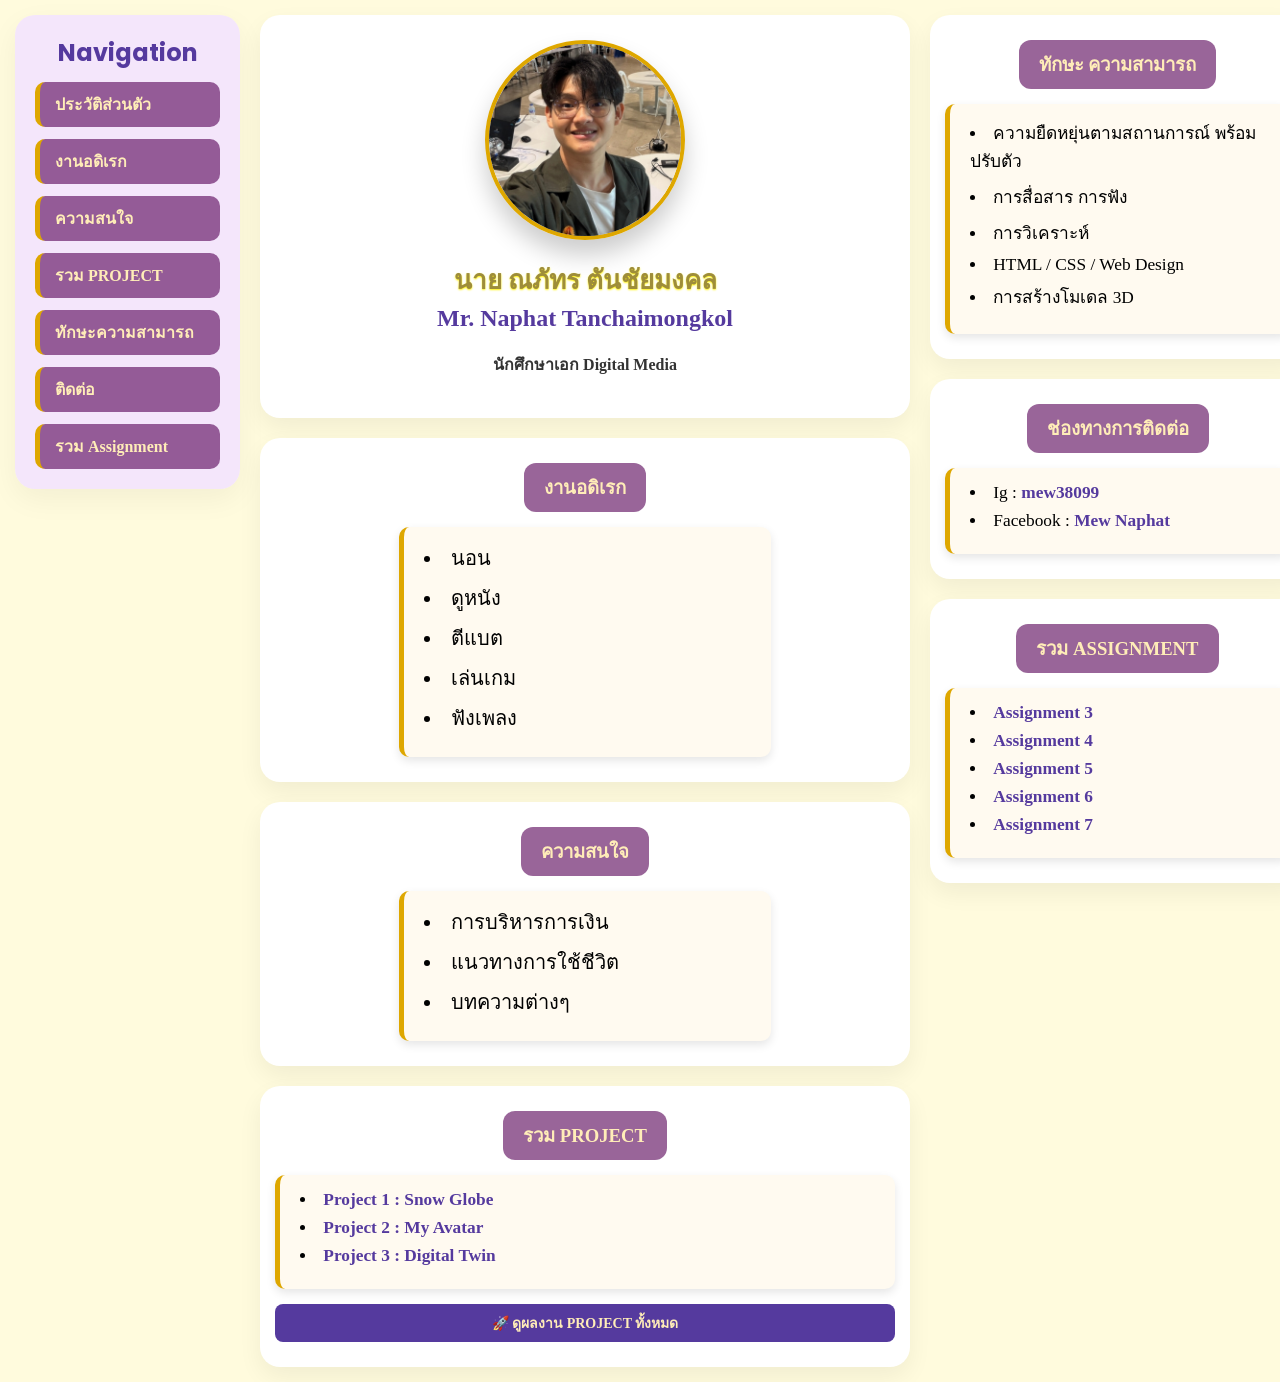
<file: index.html>
<!DOCTYPE html>
<html lang="th">

<head>
    <meta charset="UTF-8">
    <meta name="viewport" content="width=device-width, initial-scale=1.0">
    <meta name="description" content="ประวัติและผลงานทางวิชาการ นาย ณภัทร ตันชัยมงคล">
    <meta name="keywords" content="ณภัทร ตันชัยมงคล, Web Programming, MDT312, KMUTT">
    <meta name="author" content="นาย ณภัทร ตันชัยมงคล">
    <link rel="stylesheet" type="text/css" media="screen" href="style.css">
    <title>ประวัติผลงาน - นาย ณภัทร ตันชัยมงคล</title>
</head>

<body>
    <div class="grid-container">

        <!-- ส่วนที่ 1: เมนูด้านซ้าย (Navigation) -->
        <nav id="nav-sidebar">
            <div class="menu-title">Navigation</div>
            <a href="#profile" class="menu-item active">ประวัติส่วนตัว</a>
            <a href="#hobbies" class="menu-item active">งานอดิเรก</a>
            <a href="#interests" class="menu-item active">ความสนใจ</a>
            <a href="#project-links" class="menu-item active">รวม PROJECT</a>
            <a href="#skills" class="menu-item active">ทักษะความสามารถ</a>
            <a href="#contact" class="menu-item active">ติดต่อ</a>
            <a href="#assignments" class="menu-item active">รวม Assignment</a>
        </nav>

        <!-- ส่วนที่ 2: เนื้อหาหลักตรงกลาง (Main Content) -->
        <main id="main-content">
            <section id="profile" class="section-box">
                <img src="pic\1.jpg" alt="รูปภาพประจำตัว" id="Mew">
                <h1>นาย ณภัทร ตันชัยมงคล</h1>
                <h2>Mr. Naphat Tanchaimongkol</h2>
                <p class="role-text">นักศึกษาเอก Digital Media</p>
            </section>

            <section id="hobbies" class="section-box">
                <h2 class="section-title">งานอดิเรก</h2>
                <ul class="list-content">
                    <li>นอน</li>
                    <li>ดูหนัง</li>
                    <li>ตีแบต</li>
                    <li>เล่นเกม</li>
                    <li>ฟังเพลง</li>
                </ul>
            </section>

            <section id="interests" class="section-box">
                <h2 class="section-title">ความสนใจ</h2>
                <ul class="list-content">
                    <li>การบริหารการเงิน</li>
                    <li>แนวทางการใช้ชีวิต</li>
                    <li>บทความต่างๆ</li>
                </ul>
            </section>

            <!-- ส่วน PROJECT ลิงก์ -->
            <section id="project-links" class="section-box">
                <h2 class="section-title">รวม PROJECT</h2>
                <ul class="list-content-side project-list">
                    <li><a href="index2.html#project1">Project 1 : Snow Globe</a></li>
                    <li><a href="index2.html#project2">Project 2 : My Avatar</a></li>
                    <li><a href="index2.html#project3">Project 3 : Digital Twin</a></li>
                </ul>

                <!-- ปุ่มลิงก์ไปยัง index2.html เพื่อดูผลงาน PROJECT ทั้งหมด -->
                <div style="margin-top: 15px;">
                    <a href="index2.html" target="_blank" class="btn-project demo-btn"
                        style="display: block; text-align: center;">🚀 ดูผลงาน PROJECT ทั้งหมด</a>
                </div>
            </section>
        </main>

        <!-- ส่วนที่ 3: แถบด้านขวา (Right Sidebar) -->
        <aside id="right-sidebar">
            <section id="skills" class="section-box">
                <h2 class="section-title">ทักษะ ความสามารถ</h2>
                <ul class="list-content-side">
                    <li>ความยืดหยุ่นตามสถานการณ์ พร้อมปรับตัว</li>
                    <li>การสื่อสาร การฟัง</li>
                    <li>การวิเคราะห์</li>
                    <li>HTML / CSS / Web Design</li>
                    <li>การสร้างโมเดล 3D</li>
                </ul>
            </section>

            <section id="contact" class="section-box">
                <h2 class="section-title">ช่องทางการติดต่อ</h2>
                <ul class="list-content-side contact-list">
                    <li>Ig : <a href="https://www.instagram.com/mew38099/" target="_blank">mew38099</a></li>
                    <li>Facebook : <a href="https://www.facebook.com/mew.naphat.2024" target="_blank">Mew Naphat</a>
                    </li>
                </ul>
            </section>

            <!-- ส่วน ASSIGNMENT -->
            <section id="assignments" class="section-box">
                <h2 class="section-title">รวม ASSIGNMENT</h2>
                <ul class="list-content-side assignment-list">
                    <li><a href="assignment3/recipe.html" target="_blank">Assignment 3</a></li>
                    <li><a href="assignment4/recipe.html" target="_blank">Assignment 4</a></li>
                    <li><a href="assignment5/index.html" target="_blank">Assignment 5</a></li>
                    <li><a href="assignment6/login.html" target="_blank">Assignment 6</a></li>
                    <li><a href="assignment7/index.html" target="_blank">Assignment 7</a></li>
                </ul>
            </section>
        </aside>

    </div>
</body>

</html>
</file>
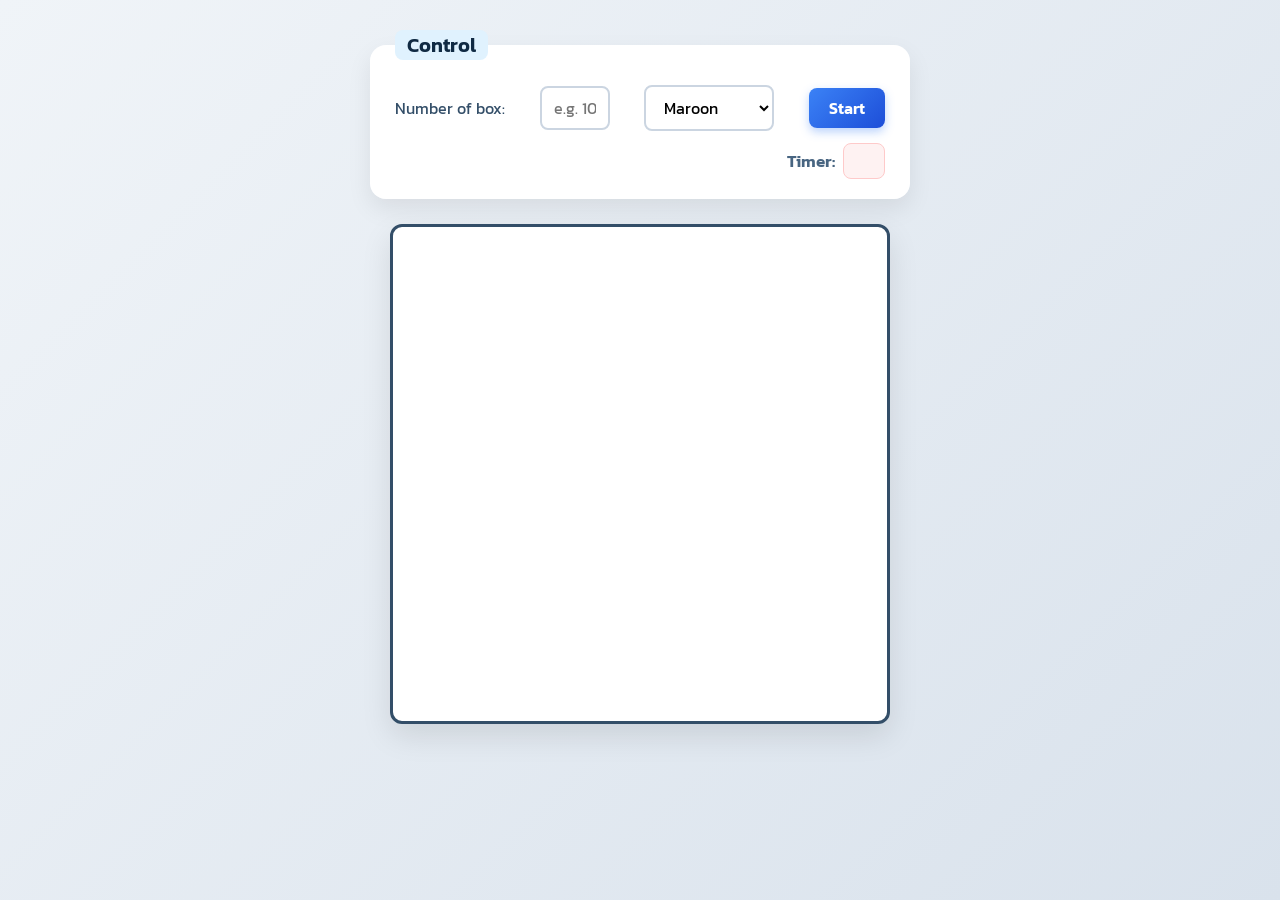
<file: assignment7/index.html>
<!DOCTYPE html>
<html lang="en">
	<head>
		<meta charset="UTF-8">
		<meta name="viewport" content="width=device-width, initial-scale=1.0">
		<title>Square game</title>
		<script type="text/javascript" src="game.js"></script>
		<link rel="stylesheet" type="text/css" href="game.css">
	</head>
	<body>
		<!-- these codes were adapted from https://courses.cs.washington.edu/courses/cse154/17sp/lecture/more-dom/code/squares.html  -->

		<fieldset>
			<legend>Control</legend>
			<label for="numbox">Number of box: </label>
			<input type="text" name="numbox" id="numbox" placeholder="e.g. 10">
			<select name="color" id="color">
				<option value="maroon">Maroon</option>
				<option value="lightgreen">Lightgreen</option>
				<option value="magenta">Magenta</option>
			</select>
			<button id="start">Start</button>
			<div id="timerClock"> Timer:
				<div id="clock"></div>
			</div>
		</fieldset>

		<div id="container">
			<div id="layer"></div>
		</div>
	
	</body>
</html>
</file>
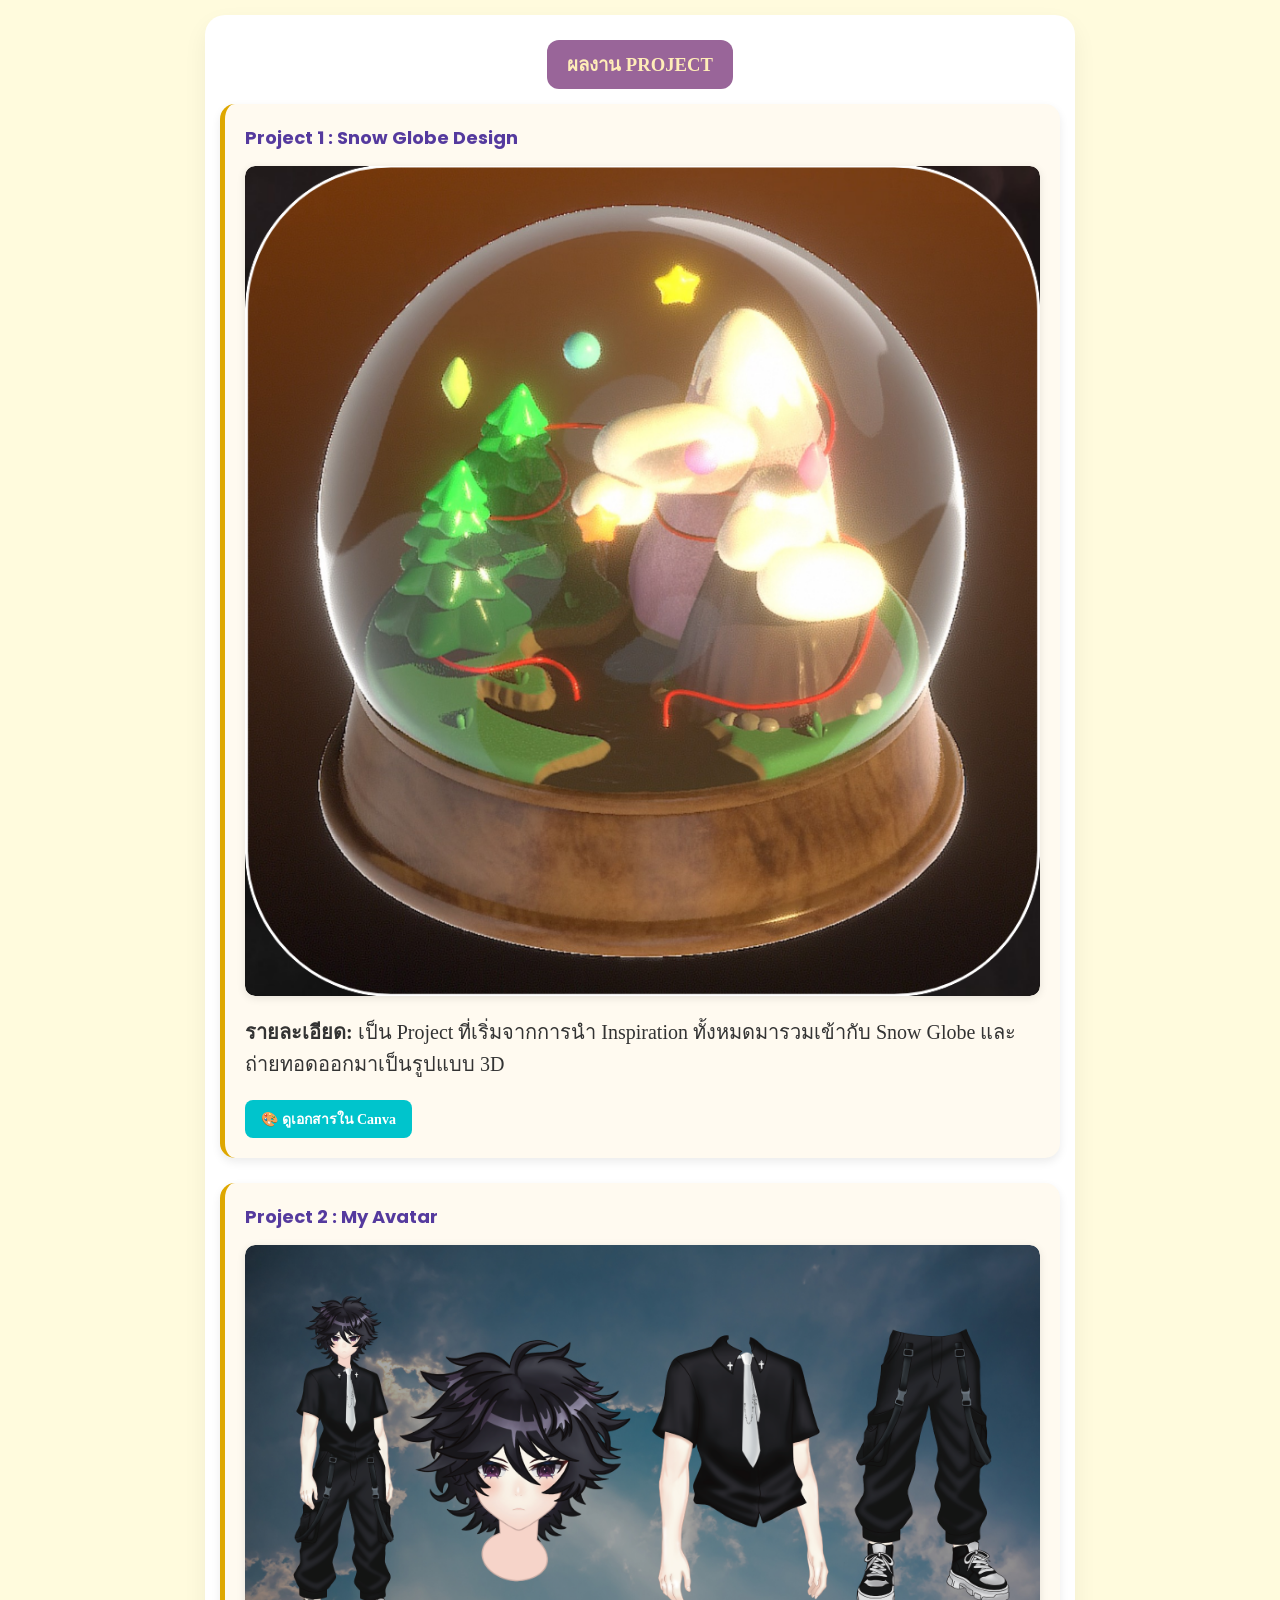
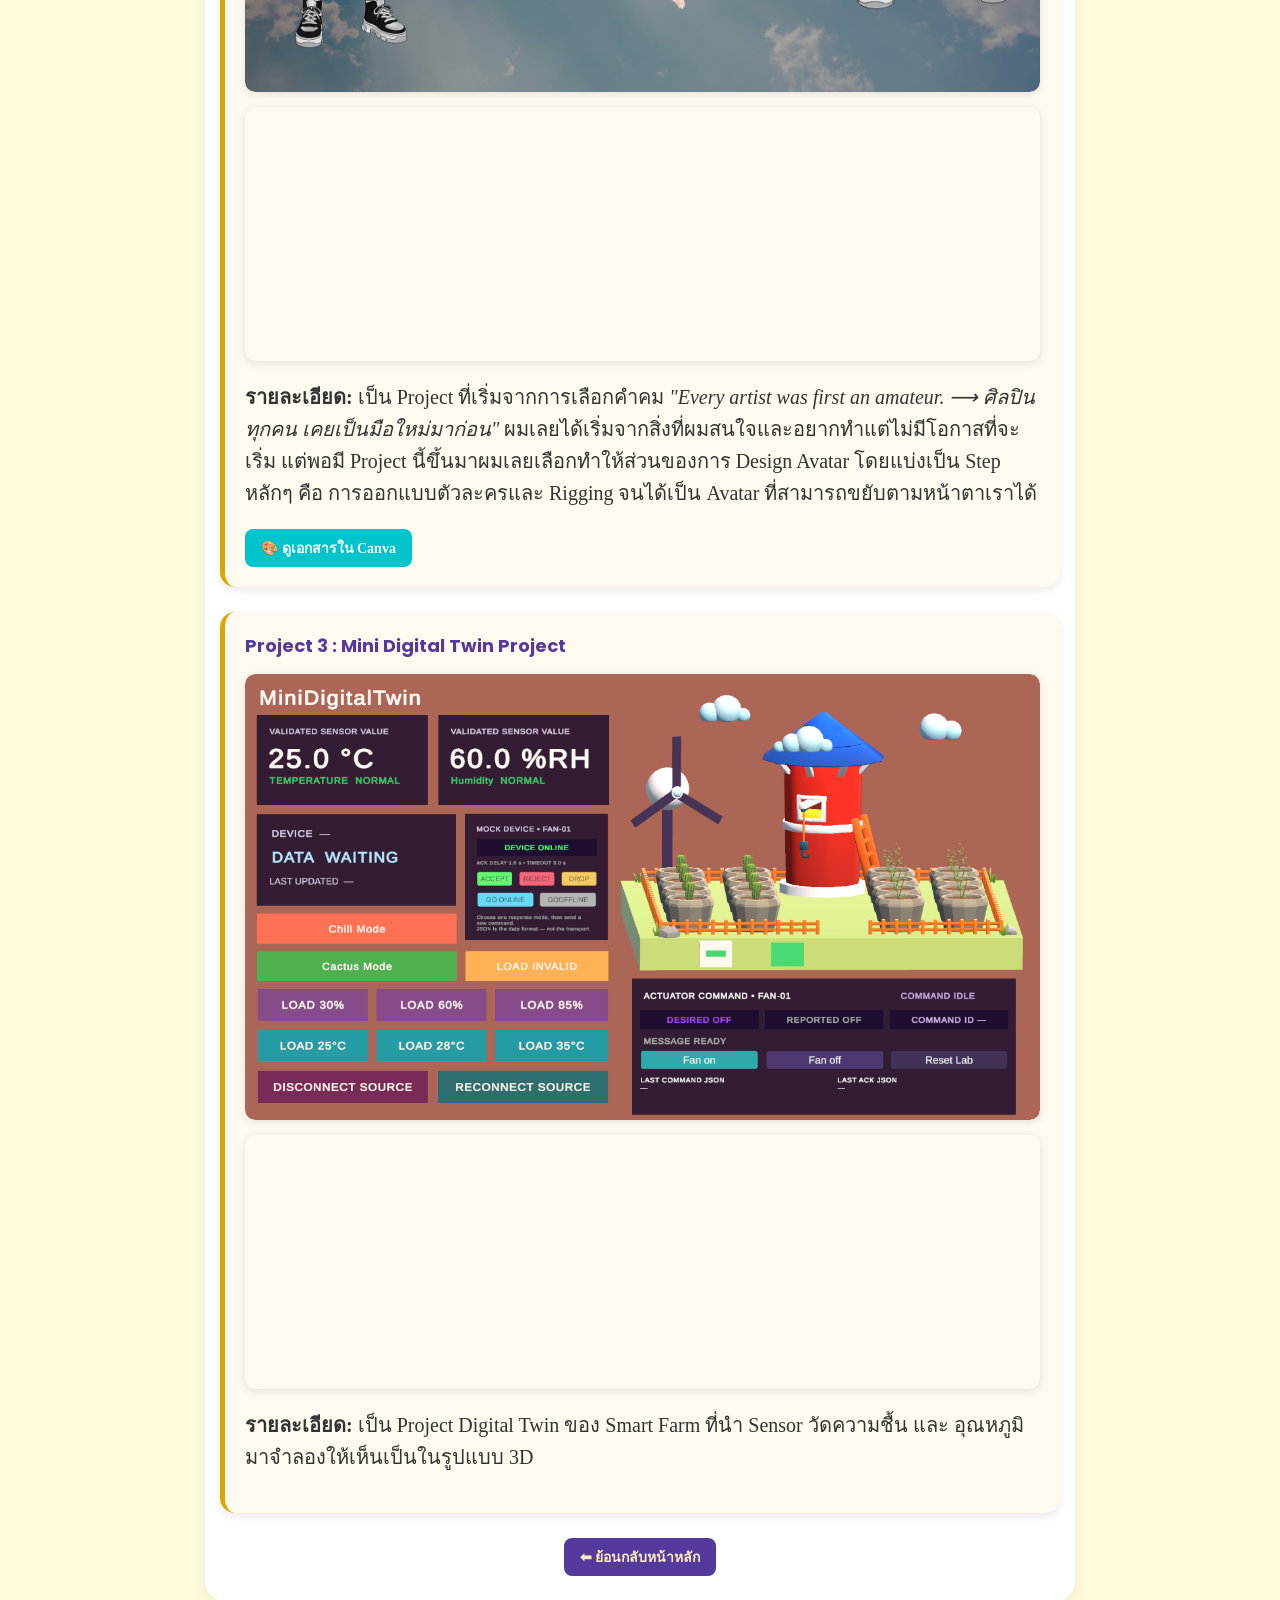
<file: index2.html>
<!DOCTYPE html>
<html lang="th">

<head>
    <meta charset="UTF-8">
    <meta name="viewport" content="width=device-width, initial-scale=1.0">
    <link rel="stylesheet" type="text/css" media="screen" href="style.css">
    <title>ผลงาน Project - นาย ณภัทร ตันชัยมงคล</title>
</head>

<body>
    <div class="grid-container" style="grid-template-columns: 1fr; max-width: 900px;">
        
        <!-- ส่วน PROJECT หลัก -->
        <main id="main-content">
            <section id="projects" class="section-box">
                <h2 class="section-title">ผลงาน PROJECT</h2>

                <div class="project-container">

                    <!-- Project Card 1 : Snow Globe Design -->
                    <article class="project-card" id="project1">
                        <h3 class="project-name">Project 1 : Snow Globe Design</h3>

                        <div class="project-media">
                            <img src="pic\Project 1 Mew 1059.png" alt="ภาพตัวอย่าง Snow Globe Design"
                                class="project-img">
                        </div>

                        <div class="project-info">
                            <p><strong>รายละเอียด:</strong> เป็น Project ที่เริ่มจากการนำ Inspiration
                                ทั้งหมดมารวมเข้ากับ Snow Globe และถ่ายทอดออกมาเป็นรูปแบบ 3D</p>
                        </div>

                        <div class="project-links-group">
                            <a href="https://canva.link/0te2zgad86v47es" target="_blank"
                                class="btn-project canva-btn">🎨 ดูเอกสารใน Canva</a>
                        </div>
                    </article>

                    <!-- Project Card 2 : My Avatar -->
                    <article class="project-card" id="project2">
                        <h3 class="project-name">Project 2 : My Avatar</h3>

                        <div class="project-media">
                            <img src="pic\Project 2 Mew 1059.png" alt="ภาพตัวอย่าง My Avatar" class="project-img">
                        </div>

                        <div class="project-media">
                            <iframe class="project-video" src="https://www.youtube.com/embed/UuBakmpGljo"
                                title="YouTube video player" frameborder="0"
                                allow="accelerometer; autoplay; clipboard-write; encrypted-media; gyroscope; picture-in-picture"
                                allowfullscreen></iframe>
                        </div>

                        <div class="project-info">
                            <p><strong>รายละเอียด:</strong> เป็น Project ที่เริ่มจากการเลือกคำคม <em>"Every artist was
                                    first an amateur. ⟶ ศิลปินทุกคน เคยเป็นมือใหม่มาก่อน"</em>
                                ผมเลยได้เริ่มจากสิ่งที่ผมสนใจและอยากทำแต่ไม่มีโอกาสที่จะเริ่ม แต่พอมี Project
                                นี้ขึ้นมาผมเลยเลือกทำให้ส่วนของการ Design Avatar โดยแบ่งเป็น Step หลักๆ คือ
                                การออกแบบตัวละครและ Rigging จนได้เป็น Avatar ที่สามารถขยับตามหน้าตาเราได้</p>
                        </div>

                        <div class="project-links-group">
                            <a href="https://canva.link/rv3a9b1c9rravd9" target="_blank"
                                class="btn-project canva-btn">🎨 ดูเอกสารใน Canva</a>
                        </div>
                    </article>

                    <!-- Project Card 3 : Mini Digital Twin Project -->
                    <article class="project-card" id="project3">
                        <h3 class="project-name">Project 3 : Mini Digital Twin Project</h3>

                        <div class="project-media">
                            <img src="pic\Project 3 Mew 1059.png" alt="ภาพตัวอย่าง Mini Digital Twin Project"
                                class="project-img">
                        </div>

                        <div class="project-media">
                            <iframe class="project-video" src="https://www.youtube.com/embed/JI4hdeTCRi4"
                                title="YouTube video player" frameborder="0"
                                allow="accelerometer; autoplay; clipboard-write; encrypted-media; gyroscope; picture-in-picture"
                                allowfullscreen></iframe>
                        </div>

                        <div class="project-info">
                            <p><strong>รายละเอียด:</strong> เป็น Project Digital Twin ของ Smart Farm ที่นำ Sensor
                                วัดความชื้น และ อุณหภูมิ มาจำลองให้เห็นเป็นในรูปแบบ 3D</p>
                        </div>
                    </article>

                </div>

                <!-- ปุ่มย้อนกลับหน้าหลัก -->
                <div style="margin-top: 25px; text-align: center;">
                    <a href="index.html" class="btn-project demo-btn">⬅ ย้อนกลับหน้าหลัก</a>
                </div>
            </section>
        </main>

    </div>
</body>

</html>
</file>
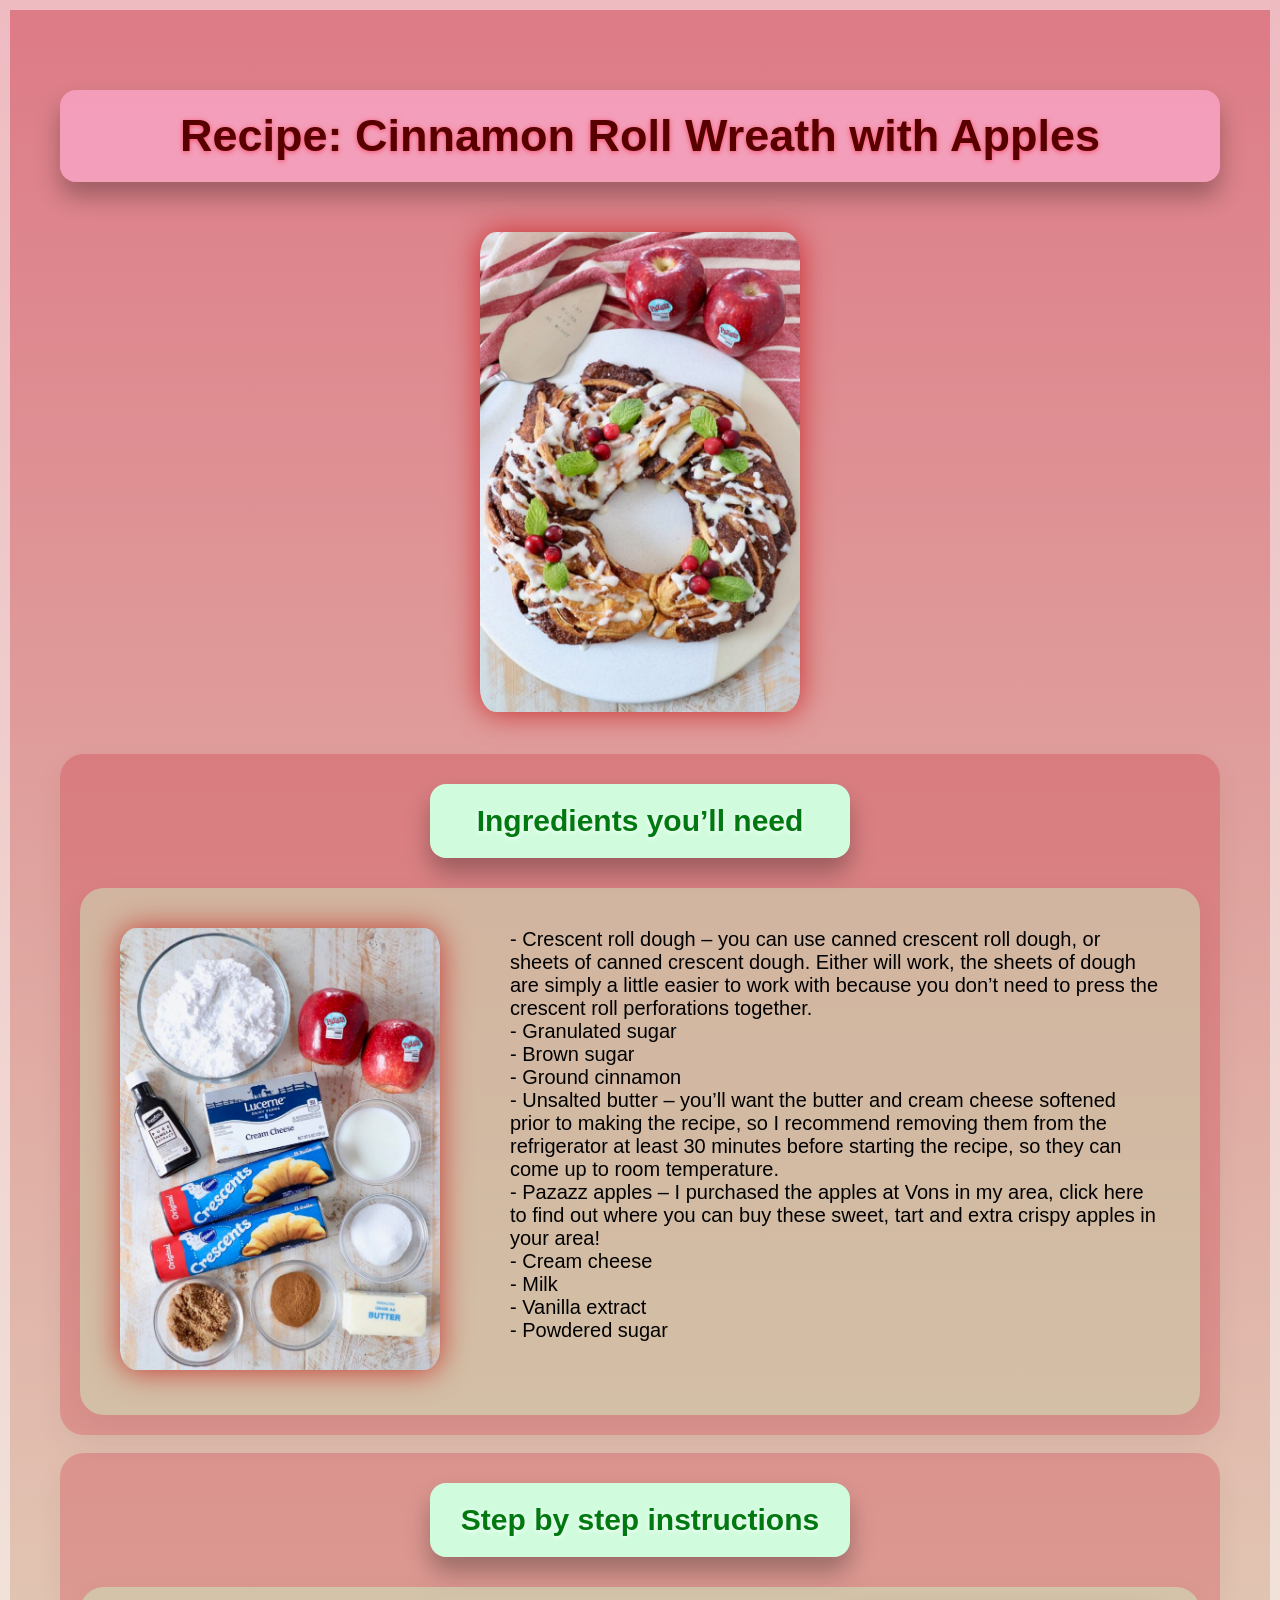
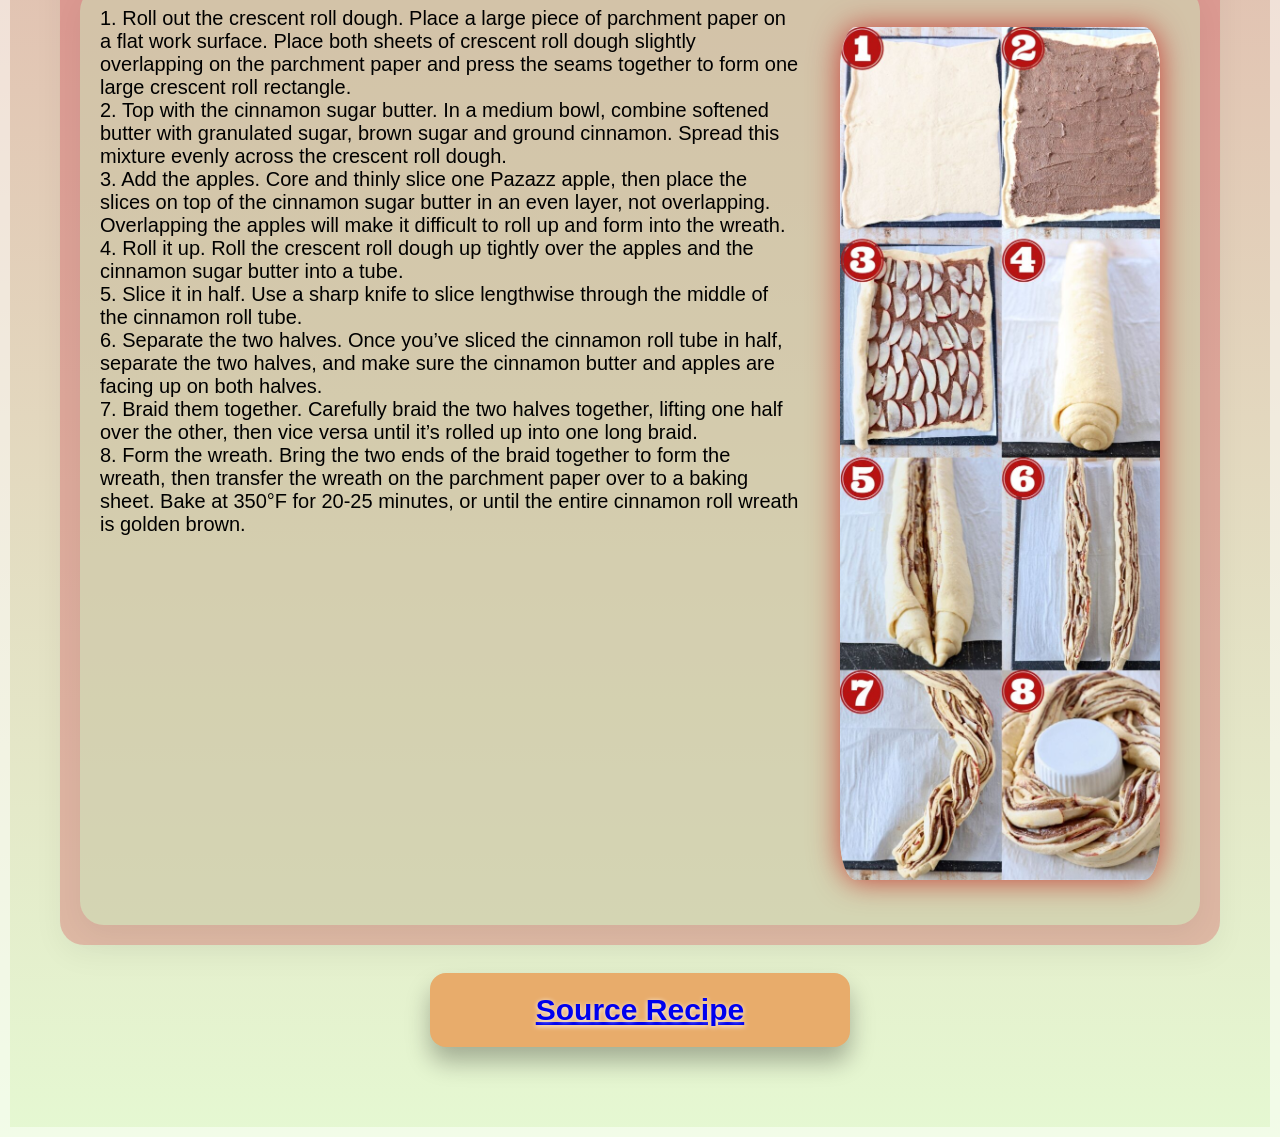
<file: assignment3/recipe.html>
<!DOCTYPE html>
<html>

<head>
	<meta charset='utf-8'>
	<meta name='viewport' content='width=device-width, initial-scale=1'>
	<meta http-equiv='X-UA-Compatible' content='IE=edge'>
	<title>Cinnamon Roll Wreath with Apples</title>
	<link rel="stylesheet" type="text/css" media="screen" href="style.css">

</head>

<body>
	<h1>
		Recipe: Cinnamon Roll Wreath with Apples
	</h1>

	<div class="top">
		<img src="./pic/cinnamon-5.jpeg" id="pg1">
	</div>

	<br>
	<div class="Ingredients">
		<h2>Ingredients you’ll need</h2>
		<div class="Ingredientssup">
			<div class="top">
				<img src="./pic/cinnamon-1.jpeg" id="pg1">
			</div>
			<div class="content">
				- Crescent roll dough – you can use canned crescent roll dough, or
				sheets of canned crescent dough. Either will work, the sheets of dough are simply a little easier to
				work
				with
				because you don’t need to press the crescent roll perforations together.
				<br>
				- Granulated sugar
				<br>
				- Brown sugar
				<br>
				- Ground cinnamon
				<br>
				- Unsalted butter – you’ll want the butter and cream cheese softened prior to making the recipe, so I
				recommend
				removing them from the refrigerator at least 30 minutes before starting the recipe, so they can come up
				to
				room
				temperature.
				<br>
				- Pazazz apples – I purchased the apples at Vons in my area, click here to find out where you can buy
				these
				sweet,
				tart and extra crispy apples in your area!
				<br>
				- Cream cheese
				<br>
				- Milk
				<br>
				- Vanilla extract
				<br>
				- Powdered sugar
			</div>

		</div>

	</div>

	<br>
	<div class="Ingredients1">
		<h2>
			Step by step instructions
		</h2>
		<div class="Ingredientssup1">
			1. Roll out the crescent roll dough. Place a large piece of parchment paper on a flat work surface.
			Place both
			sheets of crescent roll dough slightly overlapping on the parchment paper and press the seams together
			to form
			one
			large crescent roll rectangle.
			<br>
			2. Top with the cinnamon sugar butter. In a medium bowl, combine softened butter with granulated sugar,
			brown
			sugar
			and ground cinnamon. Spread this mixture evenly across the crescent roll dough.
			<br>
			3. Add the apples. Core and thinly slice one Pazazz apple, then place the slices on top of the cinnamon
			sugar
			butter
			in an even layer, not overlapping. Overlapping the apples will make it difficult to roll up and form
			into the
			wreath.
			<br>
			4. Roll it up. Roll the crescent roll dough up tightly over the apples and the cinnamon sugar butter
			into a
			tube.
			<br>
			5. Slice it in half. Use a sharp knife to slice lengthwise through the middle of the cinnamon roll tube.
			<br>
			6. Separate the two halves. Once you’ve sliced the cinnamon roll tube in half, separate the two halves,
			and make
			sure the cinnamon butter and apples are facing up on both halves.
			<br>
			7. Braid them together. Carefully braid the two halves together, lifting one half over the other, then
			vice
			versa
			until it’s rolled up into one long braid.
			<br>
			8. Form the wreath. Bring the two ends of the braid together to form the wreath, then transfer the
			wreath on the
			parchment paper over to a baking sheet. Bake at 350°F for 20-25 minutes, or until the entire cinnamon
			roll
			wreath is
			golden brown.
			<div class="top">
				<img src="./pic/cinnamon-2.jpeg" id="pg2">
			</div>
		</div>
	</div>

	<br>

	<div class="Ingredients2">
	<h2>
		<a href="https://whitneybond.com/cinnamon-roll-wreath/" target="_blank" rel="noopener noreferrer">
			Source Recipe
		</a>
	</h2>

</body>

</html>
</file>
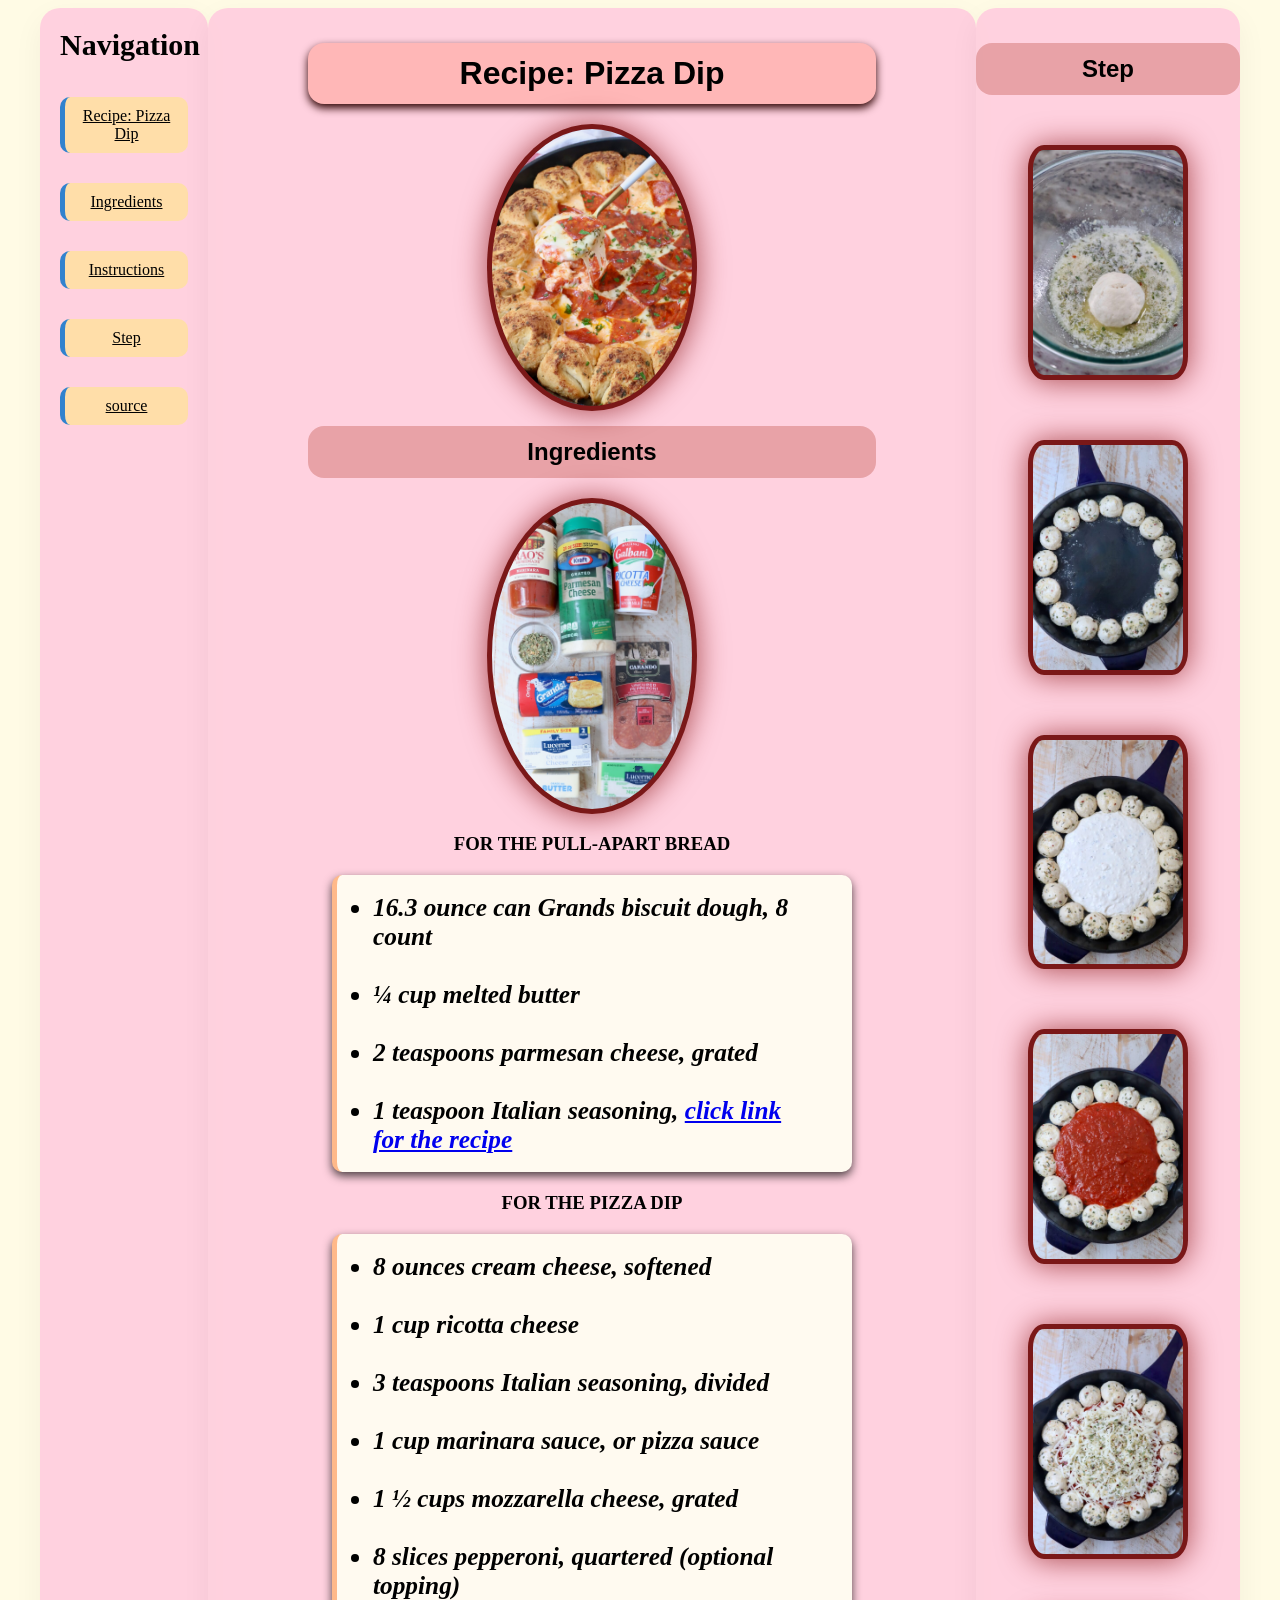
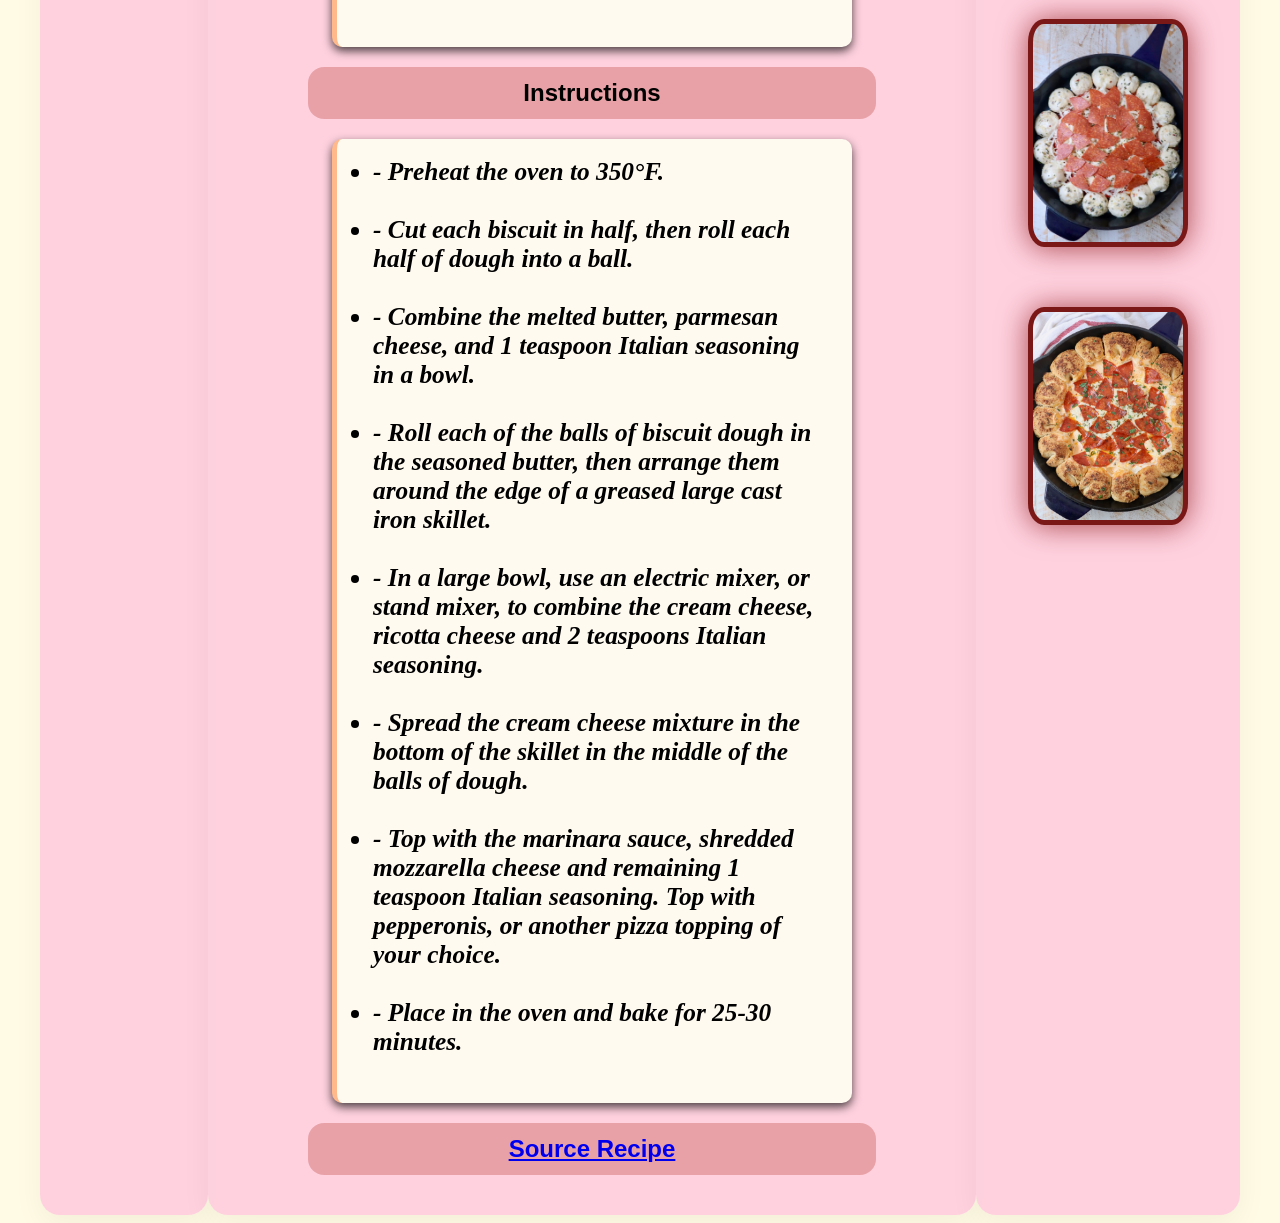
<file: assignment4/recipe.html>
<!DOCTYPE html>
<html>

<head>
	<meta charset='utf-8'>
	<meta http-equiv='X-UA-Compatible' content='IE=edge'>
	<title>Gluten Free General Tso’s Chicken</title>
	<meta name='viewport' content='width=device-width, initial-scale=1'>
	<link rel='stylesheet' type='text/css' media='screen' href='main.css'>
</head>

<body>
	<div class="grid-container">
		<div id="main">
			<div class="menu-title" style="font-weight: 700; color: #000000; margin-bottom: 5px; font-size: 30px;">
				Navigation</div>
			<a href="#1" class="menu-item active"> Recipe: Pizza Dip</a>
			<a href="#2" class="menu-item active"> Ingredients</a>
			<a href="#3" class="menu-item active"> Instructions</a>
			<a href="#right" class="menu-item active"> Step</a>
			<a href="#4" class="menu-item active"> source</a>
		</div>

		<div id="main1">
			<h1 id="1">Recipe: Pizza Dip</h1>
			<img src="pic/pizza-dip-9.jpeg" id="pizza">
			<h2 id="2">Ingredients</h2>
			<img src="pic/pizza-dip-1.jpeg" id="pizza">
			<h3>FOR THE PULL-APART BREAD</h3>
			<div id="ingredients">
				<ul>
					<li>16.3 ounce can Grands biscuit dough, 8 count</li>
					<br>
					<li>¼ cup melted butter</li>
					<br>
					<li>2 teaspoons parmesan cheese, grated</li>
					<br>
					<li>1 teaspoon Italian seasoning, <a href="https://whitneybond.com/pizza-dip/#h-ingredients"
							target="_blank" rel="noopener noreferrer">
							click link for the recipe</li>
					</a>
			</div>
			<h3>FOR THE PIZZA DIP</h3>
			<div id="ingredients">
				<ul>
					<li>8 ounces cream cheese, softened</li>
					<br>
					<li>1 cup ricotta cheese</li>
					<br>
					<li>3 teaspoons Italian seasoning, divided</li>
					<br>
					<li>1 cup marinara sauce, or pizza sauce</li>
					<br>
					<li>1 ½ cups mozzarella cheese, grated</li>
					<br>
					<li>8 slices pepperoni, quartered (optional topping)</li>
					<br>
				</ul>
			</div>

			<h2 id="3">Instructions</h2>
			<div id="ingredients">
				<ul>
					<li>- Preheat the oven to 350°F.</li>
					<br>
					<li>- Cut each biscuit in half, then roll each half of dough into a ball.</li>
					<br>
					<li>- Combine the melted butter, parmesan cheese, and 1 teaspoon Italian seasoning in a bowl.</li>
					<br>
					<li>- Roll each of the balls of biscuit dough in the seasoned butter, then arrange them around the
						edge of a greased large cast iron skillet.</li>
					<br>
					<li>- In a large bowl, use an electric mixer, or stand mixer, to combine the cream cheese, ricotta
						cheese and 2 teaspoons Italian seasoning.</li>
					<br>
					<li>- Spread the cream cheese mixture in the bottom of the skillet in the middle of the balls of
						dough.</li>
					<br>
					<li>- Top with the marinara sauce, shredded mozzarella cheese and remaining 1 teaspoon Italian
						seasoning. Top with pepperonis, or another pizza topping of your choice.</li>
					<br>
					<li>- Place in the oven and bake for 25-30 minutes.</li>
					<br>
				</ul>
			</div>

			<h2 id="4"><a href="https://whitneybond.com/pizza-dip/" target="_blank" rel="noopener noreferrer">Source
					Recipe</a>

		</div>

		<div id="main2">
			<h2 id="right">Step</h2>
			<img src="pic/pizza-dip-2.jpeg" id="pizzaright">
			<img src="pic/pizza-dip-3.jpeg" id="pizzaright">
			<img src="pic/pizza-dip-4.jpeg" id="pizzaright">
			<img src="pic/pizza-dip-5.jpeg" id="pizzaright">
			<img src="pic/pizza-dip-6.jpeg" id="pizzaright">
			<img src="pic/pizza-dip-7.jpeg" id="pizzaright">
			<img src="pic/pizza-dip-8.jpeg" id="pizzaright">
		</div>
	</div>

</body>

</html>
</file>
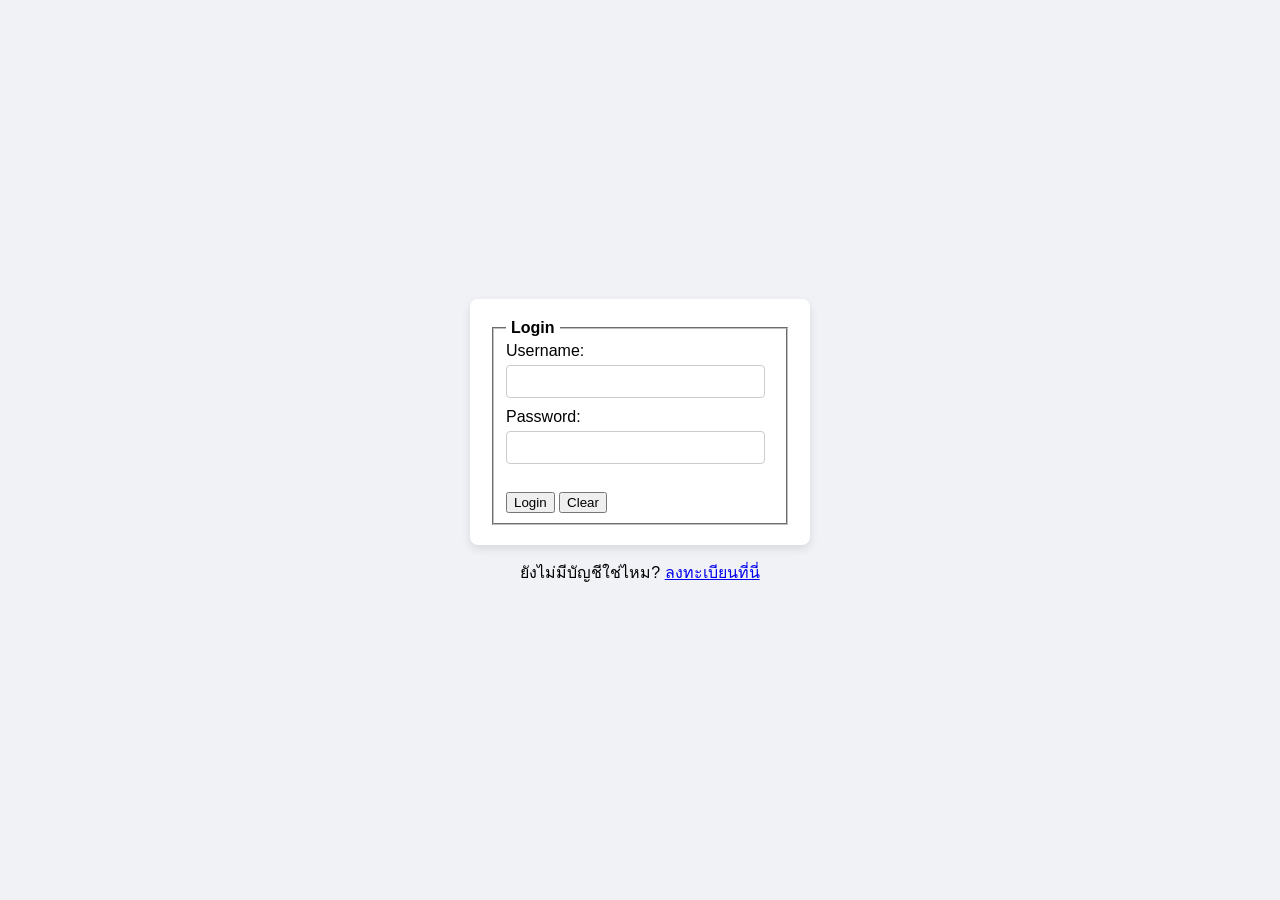
<file: assignment6/login.html>
<!DOCTYPE html>
<html>
    <head>
        <meta charset="UTF-8">
        <title>Login</title>
        <script type="text/javascript" src="login.js"></script>
        
        <style>
            /* 1. กำหนดให้ body ขยายเต็มหน้าจอ และจัดการจัดวางด้วย Flexbox */
            body {
                margin: 0;
                padding: 0;
                min-height: 100vh;           /* ความสูงเต็มหน้าจอ */
                background-color: #f0f2f5;   /* ใส่สีพื้นหลังตรงนี้ (เปลี่ยนรหัสสีได้) */
                
                display: flex;
                flex-direction: column;      /* เรียงองค์ประกอบลงมาตามแนวตั้ง */
                justify-content: center;     /* จัดให้อยู่กลางแนวตั้ง */
                align-items: center;         /* จัดให้อยู่กลางแนวนอน */
                font-family: sans-serif;
            }

            /* 2. แต่งตัวฟอร์มให้อยู่ในกล่องสีขาวดูสะอาดตา */
            #myLogin {
                background-color: #ffffff;   /* สีพื้นหลังของกล่องฟอร์ม */
                padding: 20px;
                border-radius: 8px;          /* ปรับมุมโค้ง */
                box-shadow: 0 4px 10px rgba(0, 0, 0, 0.1); /* ใส่เงาเบาๆ */
                width: 300px;                /* กำหนดความกว้างกล่อง */
            }


            legend {
                font-weight: bold;
                padding: 0 5px;
            }

            input[type="text"],
            input[type="password"] {
                width: 90%;
                padding: 8px;
                margin-top: 5px;
                margin-bottom: 10px;
                border: 1px solid #ccc;
                border-radius: 4px;
            }

            /* 3. จัดสไตล์ข้อความด้านล่างฟอร์ม */
            p {
                margin-top: 15px;
                text-align: center;
            }
        </style>
    </head>
    <body>
        <form name="myLogin" id="myLogin">
            <fieldset>
                <legend>Login</legend>
                Username: 
                <input type="text" name="username" id="username" required>
                <br>
                
                Password: 
                <input type="password" name="password" required>
                <br><br>
                
                <input type="submit" value="Login" id="loginBtn">
                <input type="reset" value="Clear" id="clearBtn">
            </fieldset>
        </form>
        
        <p>ยังไม่มีบัญชีใช่ไหม? <a href="register.html">ลงทะเบียนที่นี่</a></p>
    </body>
</html>
</file>
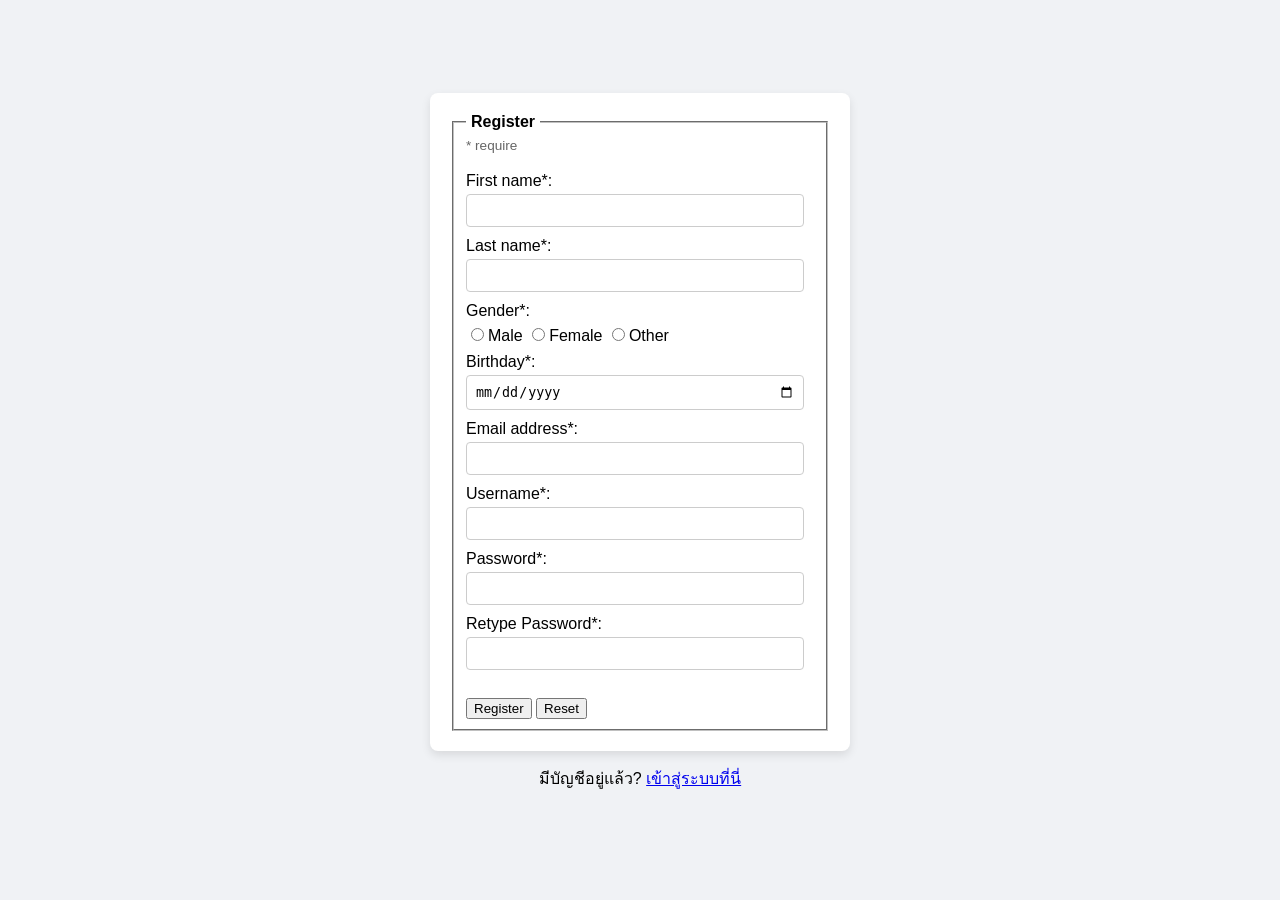
<file: assignment6/register.html>
<!DOCTYPE html>
<html>
    <head>
        <meta charset="UTF-8">
        <title>Register</title>
        <script type="text/javascript" src="register.js"></script>

        <style>
            /* 1. จัดวางองค์ประกอบให้อยู่กลางหน้าจอแบบ Flexbox */
            body {
                margin: 0;
                padding: 20px 0;
                min-height: 100vh;
                background-color: #f0f2f5;   /* สีพื้นหลังหน้าจอเดียวกับ Login */
                
                display: flex;
                flex-direction: column;
                justify-content: center;
                align-items: center;
                font-family: sans-serif;
                box-sizing: border-box;
            }

            /* 2. แต่งกล่องฟอร์ม */
            #myRegister {
                background-color: #ffffff;
                padding: 20px;
                border-radius: 8px;
                box-shadow: 0 4px 10px rgba(0, 0, 0, 0.1);
                width: 380px;                /* ปรับความกว้างให้พอดีกับช่องกรอกที่เยอะขึ้น */
            }

            legend {
                font-weight: bold;
                padding: 0 5px;
            }

            /* 3. ตกแต่งช่อง Input ข้อความ วันที่ และอีเมล */
            input[type="text"],
            input[type="password"],
            input[type="email"],
            input[type="date"] {
                width: 92%;
                padding: 8px;
                margin-top: 4px;
                margin-bottom: 10px;
                border: 1px solid #ccc;
                border-radius: 4px;
                display: block;
            }

            /* จัดการระยะห่างของ Radio button (เพศ) */
            input[type="radio"] {
                margin-top: 8px;
                margin-bottom: 12px;
                margin-right: 4px;
            }

            /* ลิงก์กลับไปหน้า Login */
            p {
                margin-top: 15px;
                text-align: center;
            }
        </style>
    </head>
    <body>
        <!-- ลบ action="login.html" ออก เพื่อให้ JS จัดการการย้ายหน้าแทน -->
        <form name="myRegister" id="myRegister">
            <fieldset>
                <legend>Register</legend>
                <span style="font-size: 0.85em; color: #666;">* require</span> <br>
                <span id="errormsg" style="color: red; font-weight: bold;"></span> <br>
                
                First name*: 
                <input type="text" name="firstname" required>
                
                Last name*: 
                <input type="text" name="lastname">
                
                Gender*: <br>
                <input type="radio" name="gender" value="male">Male
                <input type="radio" name="gender" value="female">Female
                <input type="radio" name="gender" value="other">Other
                <br>
                
                Birthday*: 
                <input type="date" name="bday" value="">
                
                Email address*: 
                <input type="email" name="email">
                
                Username*: 
                <input type="text" name="username" required>
                
                Password*: 
                <input type="password" name="password" required>
                
                Retype Password*: 
                <input type="password" name="password" required>
                <br>
                
                <input type="submit" value="Register" id="registerBtn">
                <input type="reset" value="Reset" id="resetBtn">
            </fieldset>
        </form>

        <p>มีบัญชีอยู่แล้ว? <a href="login.html">เข้าสู่ระบบที่นี่</a></p>
    </body>
</html>
</file>
<file: style.css>
@import url('https://fonts.googleapis.com/css2?family=Poppins:wght@400;700&display=swap');

/* 1. กำหนด box-sizing ให้ทุก Element คิดคำนวณ padding รวมในความกว้างเสมอ */
*, *::before, *::after {
    box-sizing: border-box;
}

html {
    scroll-behavior: smooth;
}

html, body {
    width: 100%;
    margin: 0;
    padding: 0;
    overflow-x: hidden;
    background-color: #fffbdd;
    font-family: Garamond, "Times New Roman", serif;
    color: #000000;
}

/* ==========================================
   CSS Grid Layout
   ========================================== */
.grid-container {
    display: grid;
    grid-template-columns: 18% 52% 30%; /* ปรับซ้ายเป็น 18% และขวาเป็น 30% */
    gap: 20px;
    max-width: 1300px;                   /* ขยายความกว้างรวมของหน้าจอเพิ่มขึ้นเล็กน้อย */
    width: 100%;
    margin: 0 auto;
    padding: 15px;
}

/* ==========================================
   Responsive Design
   ========================================== */
@media only screen and (max-width: 769px) {
    .grid-container {
        grid-template-columns: 1fr 1fr;
        gap: 15px;
    }
    #nav-sidebar {
        grid-column: 1 / span 2;
    }
    #main-content {
        grid-column: 1 / span 1;
    }
    #right-sidebar {
        grid-column: 2 / span 1;
    }
}

@media only screen and (max-width: 480px) {
    .grid-container {
        grid-template-columns: 1fr;
        gap: 15px;
    }
    #nav-sidebar, #main-content, #right-sidebar {
        grid-column: 1 / span 1;
    }
}

/* ==========================================
   Styling & Components
   ========================================== */
#nav-sidebar {
    background: rgba(243, 228, 255, 0.88);
    padding: 20px;
    border-radius: 20px;
    box-shadow: 0 10px 30px rgba(0, 0, 0, 0.05);
    display: flex;
    flex-direction: column;
    gap: 12px;
    height: fit-content;
    width: 100%;
}

#main-content, #right-sidebar {
    display: flex;
    flex-direction: column;
    gap: 20px;
    width: 100%;
}

.section-box {
    background: #ffffff;
    padding: 25px 15px;
    border-radius: 20px;
    box-shadow: 0 10px 25px rgba(0, 0, 0, 0.06);
    text-align: center;
    width: 100%;
}

/* เมนู Navigation */
.menu-title {
    font-weight: 700;
    font-family: 'Poppins', sans-serif;
    color: #553a9e;
    font-size: 24px;
    text-align: center;
}

.menu-item.active {
    text-decoration: none;
    padding: 10px 15px;
    background-color: #5700569a;
    color: #ffedb8;
    border-left: 5px solid #dea700;
    border-radius: 10px;
    font-weight: bold;
    display: block;
    width: 100%;
    transition: 0.3s cubic-bezier(0.25, 0.8, 0.25, 1);
}

.menu-item.active:hover {
    background-color: rgb(79, 29, 96);
    transform: scale(1.02);
}

/* รูปโปรไฟล์ */
#Mew {
    width: 200px;
    height: 200px;
    max-width: 100%;
    object-fit: cover;
    border: 4px solid #dea700;
    border-radius: 50%;
    box-shadow: 0 15px 25px rgba(0, 0, 0, 0.2);
    transition: 0.3s cubic-bezier(0.25, 0.8, 0.25, 1);
    margin: 0 auto;
}

#Mew:hover {
    transform: scale(1.05) rotate(2deg);
    box-shadow: 0px 8px 30px rgba(158, 141, 58, 0.6);
}

/* ตัวอักษร */
h1 {
    font-family: 'Poppins', sans-serif;
    font-size: 26px;
    color: #9e8d3a;
    text-shadow: 0 1px 2px #fff200;
    margin: 15px 0 5px 0;
    word-wrap: break-word;
}

h2 {
    color: #553a9e;
    margin-top: 0;
}

.role-text {
    font-size: 16px;
    font-weight: bold;
    color: #333;
}

.section-title {
    background-color: #5700569a;
    color: #ffedb8;
    font-size: 14pt;
    font-weight: bold;
    border-radius: 12px;
    padding: 10px 20px;
    display: inline-block;
    margin-bottom: 15px;
    max-width: 100%;
}

/* รายการ (List) จัดข้อความและจุด Bullet ให้อยู่ตรงกลางกล่อง */
.list-content, .list-content-side {
    text-align: left;
    font-size: 15pt;
    background-color: #fffaf0;
    border-left: 5px solid #dea700;
    border-radius: 10px;
    box-shadow: 0 4px 10px rgba(0, 0, 0, 0.1);
    margin: 0 auto;
    padding: 15px 20px;
    width: fit-content;
    min-width: 60%;
    max-width: 100%;
    list-style-position: inside;
}

/* ปรับให้รายการฝั่งขวาขยายพื้นที่เต็มกล่อง ไม่ตกบรรทัด */
.list-content-side {
    font-size: 13pt;
    padding: 15px 20px;
    width: 100%;
    min-width: 100%;
}

li {
    margin-bottom: 8px;
    word-break: break-word;
}

.contact-list a,
.project-list a,
.assignment-list a {
    color: #553a9e;
    text-decoration: none;
    font-weight: bold;
    transition: color 0.2s ease;
}

.contact-list a:hover,
.project-list a:hover,
.assignment-list a:hover {
    text-decoration: underline;
    color: #dea700;
}

/* ==========================================
   สไตล์เฉพาะส่วน PROJECT CARDS
   ========================================== */
.project-container {
    display: flex;
    flex-direction: column;
    gap: 25px;
    width: 100%;
}

.project-card {
    background-color: #fffaf0;
    border-left: 5px solid #dea700;
    border-radius: 15px;
    padding: 20px;
    box-shadow: 0 4px 10px rgba(0, 0, 0, 0.08);
    text-align: left;
}

.project-name {
    color: #553a9e;
    font-family: 'Poppins', sans-serif;
    font-size: 18px;
    margin-top: 0;
    margin-bottom: 15px;
}

.project-media {
    margin-bottom: 15px;
    border-radius: 10px;
    overflow: hidden;
    box-shadow: 0 2px 8px rgba(0, 0, 0, 0.1);
}

.project-img {
    width: 100%;
    height: auto;
    display: block;
    object-fit: cover;
    border-radius: 10px;
}

.project-video {
    width: 100%;
    height: 250px;
    border-radius: 10px;
}

.project-info {
    font-size: 15pt;
    line-height: 1.6;
    color: #333;
    margin-bottom: 15px;
}

.project-links-group {
    display: flex;
    flex-wrap: wrap;
    gap: 10px;
}

.btn-project {
    display: inline-block;
    padding: 8px 16px;
    border-radius: 8px;
    text-decoration: none;
    font-weight: bold;
    font-size: 14px;
    transition: 0.2s ease;
}

.canva-btn {
    background-color: #00c4cc;
    color: #ffffff;
}

.canva-btn:hover {
    background-color: #009aa0;
}

.demo-btn {
    background-color: #553a9e;
    color: #ffedb8;
}

.demo-btn:hover {
    background-color: #3f2a77;
}
</file>
<file: assignment7/game.css>
/* =============================================================================
   MDT312 Assignment 7: Square Game Styling
   ตกแต่งให้สวยงาม สะอาดตา และ User-Friendly ตามเกณฑ์การให้คะแนน
   ============================================================================= */

@import url('https://fonts.googleapis.com/css2?family=Kanit:wght@300;400;600&display=swap');

* {
    box-sizing: border-box;
    margin: 0;
    padding: 0;
}

body {
    font-family: 'Kanit', sans-serif;
    background: linear-gradient(135deg, #f0f4f8 0%, #d9e2ec 100%);
    min-height: 100vh;
    padding: 30px 15px;
    color: #334e68;
    display: flex;
    flex-direction: column;
    align-items: center;
}

/* Control Panel */
fieldset {
    width: 100%;
    max-width: 540px;
    background: #ffffff;
    border: none;
    border-radius: 16px;
    box-shadow: 0 10px 25px rgba(0, 0, 0, 0.08);
    padding: 20px 25px;
    display: flex;
    flex-wrap: wrap;
    align-items: center;
    justify-content: space-between;
    gap: 12px;
}

legend {
    font-weight: 600;
    font-size: 1.25rem;
    color: #102a43;
    padding: 0 12px;
    background: #e0f2fe;
    border-radius: 8px;
    margin-bottom: 5px;
}

input[type="text"] {
    width: 70px;
    padding: 8px 12px;
    border: 2px solid #cbd5e1;
    border-radius: 8px;
    font-size: 1rem;
    font-family: inherit;
    text-align: center;
    outline: none;
    transition: border-color 0.2s;
}

input[type="text"]:focus {
    border-color: #3b82f6;
}

select {
    padding: 8px 14px;
    border: 2px solid #cbd5e1;
    border-radius: 8px;
    font-size: 1rem;
    font-family: inherit;
    background-color: white;
    cursor: pointer;
    outline: none;
}

button#start {
    padding: 8px 20px;
    background: linear-gradient(135deg, #3b82f6 0%, #1d4ed8 100%);
    color: white;
    border: none;
    border-radius: 8px;
    font-size: 1rem;
    font-weight: 600;
    font-family: inherit;
    cursor: pointer;
    box-shadow: 0 4px 10px rgba(59, 130, 246, 0.35);
    transition: transform 0.15s ease, box-shadow 0.15s ease;
}

button#start:hover {
    transform: translateY(-2px);
    box-shadow: 0 6px 14px rgba(59, 130, 246, 0.45);
}

button#start:active {
    transform: translateY(0);
}

/* Timer Display */
#timerClock {
    display: flex;
    align-items: center;
    gap: 8px;
    font-weight: 600;
    font-size: 1.05rem;
    color: #486581;
    margin-left: auto;
}

#clock {
    display: inline-flex;
    align-items: center;
    justify-content: center;
    min-width: 42px;
    height: 36px;
    background: #fef2f2;
    color: #dc2626;
    font-weight: 700;
    font-size: 1.15rem;
    border-radius: 8px;
    border: 1px solid #fecaca;
    padding: 0 8px;
}

/* Play Area Container */
#container {
    margin-top: 25px;
    display: flex;
    justify-content: center;
    width: 100%;
}

#layer {
    position: relative;
    width: 500px;
    height: 500px;
    background-color: #ffffff;
    border: 3px solid #334e68;
    border-radius: 12px;
    box-shadow: 0 12px 30px rgba(0, 0, 0, 0.1);
    overflow: hidden;
}

/* Square Elements */
.square {
    position: absolute;
    width: 25px;
    height: 25px;
    border: 2px solid rgba(0, 0, 0, 0.4);
    border-radius: 5px;
    cursor: pointer;
    box-shadow: 0 2px 5px rgba(0, 0, 0, 0.2);
    transition: transform 0.1s ease, filter 0.1s ease;
}

.square:hover {
    transform: scale(1.25);
    filter: brightness(1.15);
    z-index: 10;
}

/* Colors */
.maroon {
    background-color: #991b1b;
}

.lightgreen {
    background-color: #22c55e;
}

.magenta {
    background-color: #d946ef;
}
</file>
<file: assignment3/style.css>
head {
    display: none;
}

body {
    background-image: linear-gradient(#c8293c9e, #d2f3b193);
    margin: auto;
    border: 10px solid #ffffff7c;
    padding: 50px;
    font-family: 'Gill Sans', 'Gill Sans MT', Calibri, 'Trebuchet MS', sans-serif;
}

h1 {
    font-family: 'Lucida Sans', 'Lucida Sans Regular', 'Lucida Grande', 'Lucida Sans Unicode', Geneva, Verdana, sans-serif;
    font-size: 45px;
    padding: 20px 20px;
    text-align: center;
    color: rgb(88, 0, 0);
    background-color: rgba(255, 174, 213, 0.645);
    border-radius: 16px;
    text-shadow: 0 1px 5px #ff001e85;
    box-shadow: 0 15px 25px rgba(0, 0, 0, 0.288);
}

.top {
    padding: 20px 20px;
    text-align: center;
    transition: all .3s cubic-bezier(.25, .8, .25, 1);
}

.top img {
    width: 320px;
    border-radius: 5%;
    box-shadow: 0 1px 30px rgba(190, 2, 2, 0.699);
}

#pg1:hover {
    transform: scale(1.15) rotate(4deg);
    filter: drop-shadow(rgba(0, 26, 50, 0.35) 0px 8px 16px);
}

#pg1 {
    transition: all .3s cubic-bezier(.25, .8, .25, 1);
}

.Ingredients {
    background-color: #c8293c47;
    box-shadow: rgba(0, 0, 0, 0.05) 0px 10px 30px;
    border-radius: 24px;
    padding: 20px 20px;
}

.Ingredients h2 {
    font-family: 'Lucida Sans', 'Lucida Sans Regular', 'Lucida Grande', 'Lucida Sans Unicode', Geneva, Verdana, sans-serif;
    font-size: 30px;
    width: 400px;
    margin: 10px auto 30px;
    padding: 20px 10px;
    text-align: center;
    color: rgb(0, 121, 16);
    background-color: rgb(208, 252, 221);
    border-radius: 16px;
    text-shadow: 0 1px 5px #ffffff;
    box-shadow: 0 15px 25px rgba(0, 0, 0, 0.288);
}

.Ingredientssup {
    display: flex;
    background-color: #c6ffc968;
    box-shadow: rgba(0, 0, 0, 0.05) 0px 10px 30px;
    border-radius: 24px;
    padding: 20px 20px;
    font-size: 20px;
}

.content {
    padding: 20px 20px 20px 50px;
}

.Ingredients1 {
    background-color: #c8293c47;
    box-shadow: rgba(0, 0, 0, 0.05) 0px 10px 30px;
    border-radius: 24px;
    padding: 20px 20px;
}

.Ingredients1 h2 {
    font-family: 'Lucida Sans', 'Lucida Sans Regular', 'Lucida Grande', 'Lucida Sans Unicode', Geneva, Verdana, sans-serif;
    font-size: 30px;
    width: 400px;
    margin: 10px auto 30px;
    padding: 20px 10px;
    text-align: center;
    color: rgb(0, 121, 16);
    background-color: rgb(208, 252, 221);
    border-radius: 16px;
    text-shadow: 0 1px 5px #ffffff;
    box-shadow: 0 15px 25px rgba(0, 0, 0, 0.288);
}

.Ingredientssup1 {
    gap: 20px;
    display: flex;
    background-color: #c6ffc968;
    box-shadow: rgba(0, 0, 0, 0.05) 0px 10px 30px;
    border-radius: 24px;
    padding: 20px 20px;
    font-size: 20px;
}

#pg2:hover {
    transform: scale(1.15) rotate(4deg);
    filter: drop-shadow(rgba(0, 26, 50, 0.35) 0px 8px 16px);
}

#pg2 {
    transition: all .3s cubic-bezier(.25, .8, .25, 1);
}

.a {
    color: #ffffff;
    font-size: 15px;
    padding: 10px 20px;
    margin-top: 1000px;
    text-decoration: none;
    background: linear-gradient(45deg, #4e030c, #990011);
    border-radius: 10px;
}

.Ingredients2 h2 {
    font-family: 'Lucida Sans', 'Lucida Sans Regular', 'Lucida Grande', 'Lucida Sans Unicode', Geneva, Verdana, sans-serif;
    font-size: 30px;
    width: 400px;
    margin: 10px auto 30px;
    padding: 20px 10px;
    text-align: center;
    color: rgb(0, 121, 16);
    background-color: rgb(232, 172, 107);
    border-radius: 16px;
    text-shadow: 0 1px 5px #ffffff;
    box-shadow: 0 15px 25px rgba(0, 0, 0, 0.288);
}
</file>
<file: assignment4/main.css>
.grid-container {
	display: grid;
	grid-template-columns: 14% 64% 22%;
	gap: 0;
	max-width: 1200px;
	margin: 0 auto;
}

@media only screen and (max-width: 769px) {

	.grid-container {
		grid-template-columns: 1fr 1fr;
		gap: 0;
	}

	#main {
		grid-column: 1 / span 2;
	}

	#main1 {
		grid-column: 1 / span 1;
	}

	#main2 {
		grid-column: 2 / span 1;
	}
}

@media only screen and (max-width: 480px) {

	.grid-container {
		grid-template-columns: 1fr;
		gap: 0;
	}

	#main {
		grid-column: 1 / span 1;
	}

	#main1 {
		grid-column: 1 / span 1;
	}

	#main2 {
		grid-column: 1 / span 1;
	}
}

body {
	background-color: #fff3ae4f;
	margin: 8px;
}

#main1 {
	text-align: center;
}

#main {
	background: rgba(255, 204, 222, 0.88);
	padding: 20px 20px;
	border-radius: 20px;
	box-shadow: 0 10px 30px rgba(0, 0, 0, 0.05);
	display: flex;
	flex-direction: column;
	gap: 30px;
	text-align: center;
}

.menu-item.active {
	padding: 10px;
	background-color: #ffe29dce;
	color: #000000;
	border-color: #3182ce;
	border-left: 5px solid #3182ce;
	border-radius: 10px;
}

#main1 {
	background: rgba(255, 204, 222, 0.88);
	padding: 20px 0px;
	border-radius: 20px;
	box-shadow: 0 10px 30px rgba(0, 0, 0, 0.05);
}

h1 {
	font-family: 'Poppins', sans-serif;
	background-color: #ffb7b7;
	color: #000000;
	text-align: center;
	border-radius: 16px;
	max-width: 520px;
	margin: 15px auto 20px auto;
	padding: 12px 24px;
	box-shadow: 0 4px 8px rgb(45, 0, 0);
}

h2 {
	font-family: 'Poppins', sans-serif;
	background-color: #db8a8aa5;
	color: #000000;
	text-align: center;
	border-radius: 16px;
	max-width: 520px;
	margin: 15px auto 20px auto;
	padding: 12px 24px;
}

#pizza:hover {
	transform: scale(1.15) rotate(4deg);
	filter: drop-shadow(rgba(0, 26, 50, 0.35) 0px 8px 16px);
}

#pizza {
	width: 200px;
	border-radius: 50%;
	background-color: #7a1818;
	padding: 5px;
	vertical-align: middle;
	box-shadow: 0px 1px 30px rgba(124, 0, 0, 0.667);
	transition: 0.3s cubic-bezier(0.25, 0.8, 0.25, 1);
}

#ingredients {
	text-align: left;
	max-width: 520px;
	margin: 0 auto;
}

ul {
	font-family: Garamond, "Times New Roman", serif;
	font-size: 19pt;
	font-weight: bold;
	font-style: italic;
	background-color: #fffaf0;
	border-left: 5px solid #ffb98a;
	border-radius: 10px;
	box-shadow: 0 4px 10px rgba(0, 0, 0, 0.702);
	margin: 20px auto;
	padding: 18px 36px;
}

#main2 {
	background: rgba(255, 204, 222, 0.88);
	padding: 20px 0px;
	border-radius: 20px;
	box-shadow: 0 10px 30px rgba(0, 0, 0, 0.05);
	text-align: center;
}

#right {
	margin: 15px auto 20px auto;
}

#pizzaright:hover {
	transform: translateY(-3px);
	box-shadow: 0 0 6px 14px rgba(0, 0, 0, 0.1);
}

#pizzaright {
	width: 150px;
	border-radius: 10%;
	background-color: #7a1818;
	padding: 5px;
	vertical-align: middle;
	box-shadow: 0px 1px 30px rgba(124, 0, 0, 0.667);
	margin: 30px;
	transition: all 0.3s ease;
}
</file>
